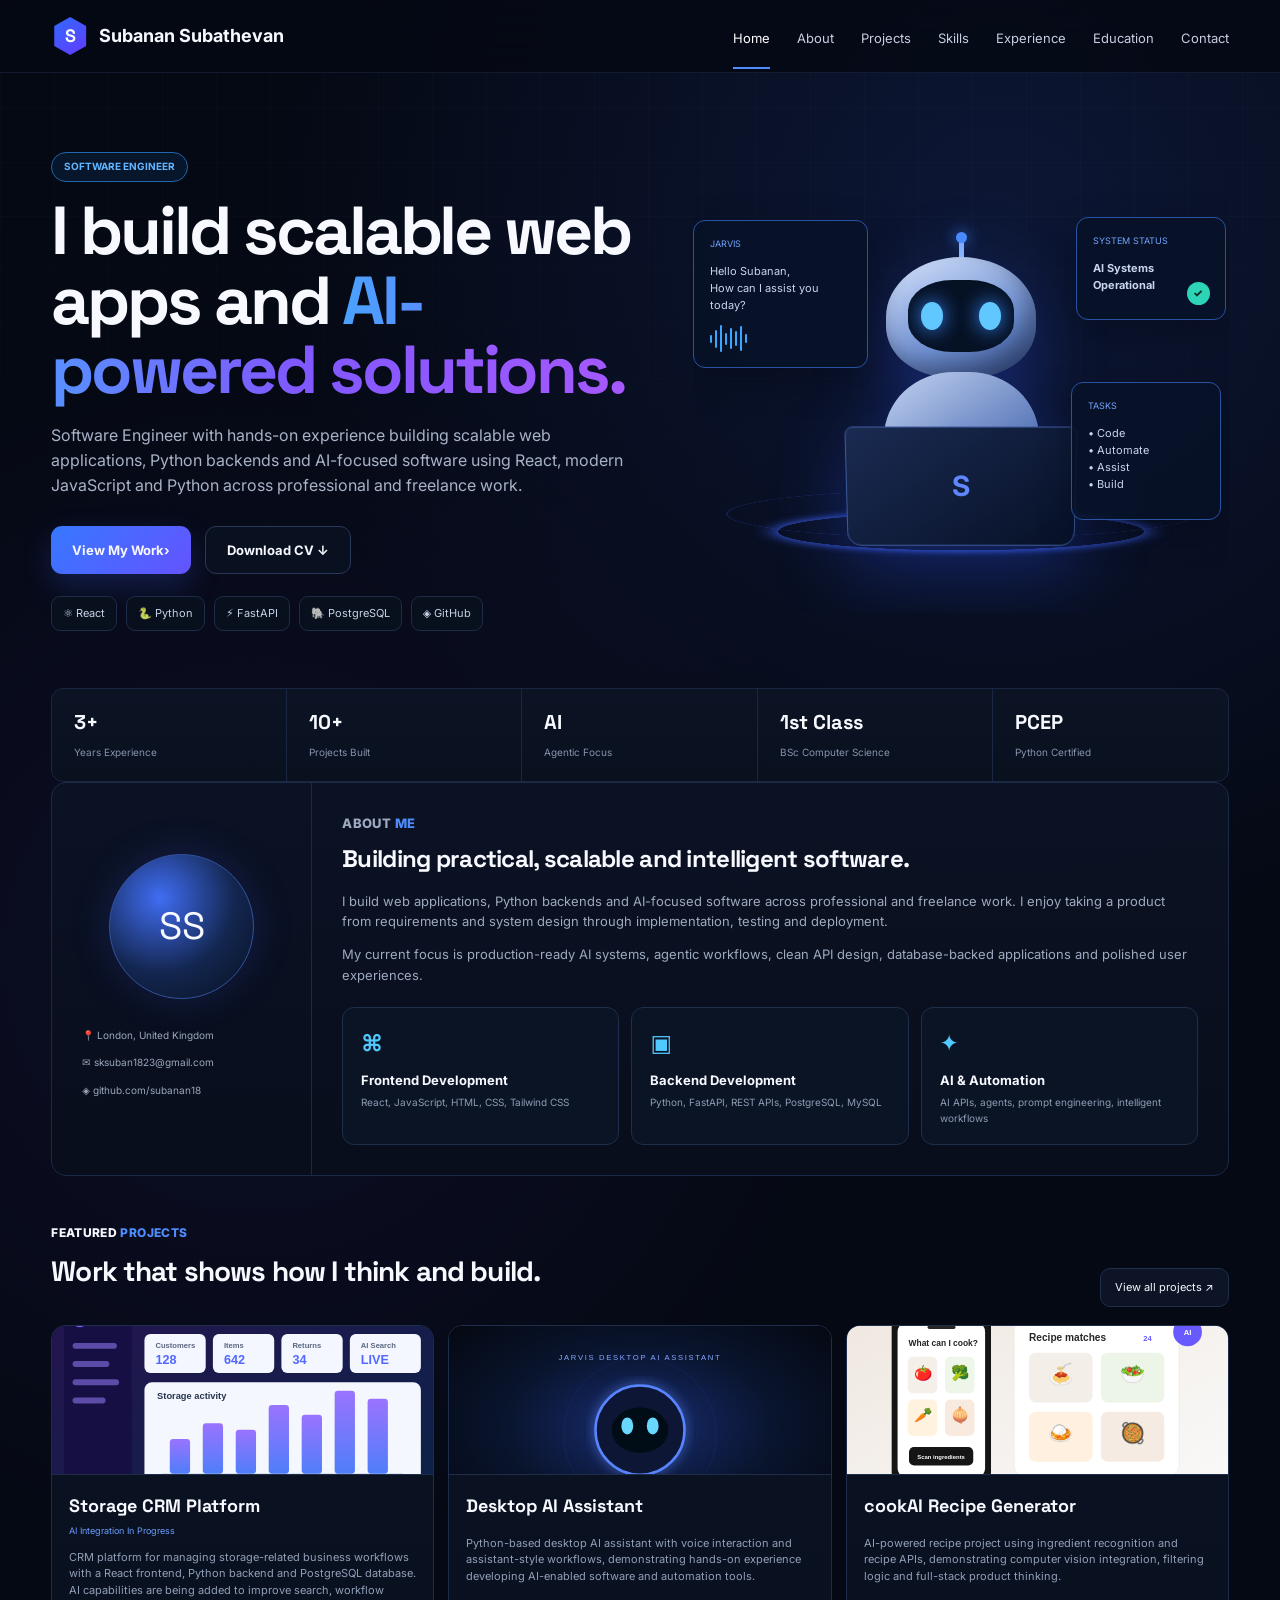
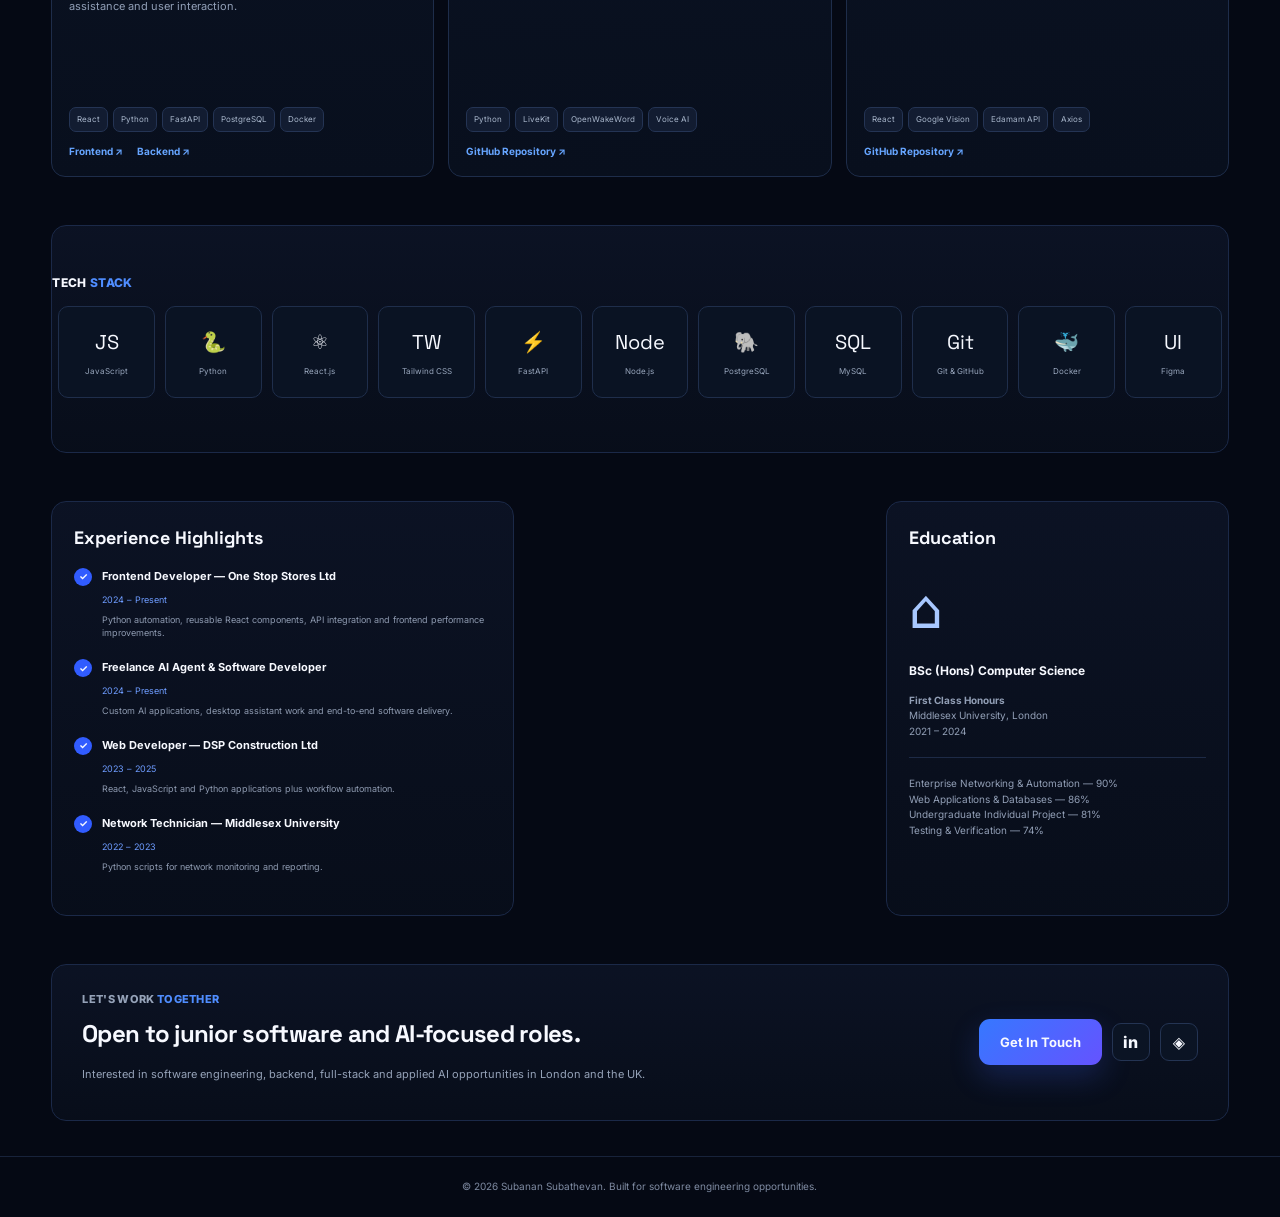
<file: index.html>
<!doctype html>
<html lang="en">
<head>
  <meta charset="utf-8">
  <meta name="viewport" content="width=device-width,initial-scale=1">
  <meta name="description" content="Subanan Subathevan — Software Engineer in London building scalable web applications, Python backends and AI-focused software.">
  <title>Subanan Subathevan | Software Engineer</title>
  <link rel="preconnect" href="https://fonts.googleapis.com">
  <link rel="preconnect" href="https://fonts.gstatic.com" crossorigin>
  <link href="https://fonts.googleapis.com/css2?family=Inter:wght@400;500;600;700;800&family=Space+Grotesk:wght@600;700&display=swap" rel="stylesheet">
  <link rel="stylesheet" href="styles.css">
</head>
<body>
<header class="site-header">
  <nav class="container nav">
    <a class="brand" href="#home"><span class="brand-mark">S</span><strong>Subanan Subathevan</strong></a>
    <button class="menu" aria-label="Toggle navigation">☰</button>
    <div class="nav-links">
      <a class="active" href="#home">Home</a><a href="#about">About</a><a href="#projects">Projects</a><a href="#skills">Skills</a><a href="#experience">Experience</a><a href="#education">Education</a><a href="#contact">Contact</a>
    </div>
  </nav>
</header>
<main>
<section id="home" class="hero container">
  <div class="hero-copy">
    <div class="role-pill">SOFTWARE ENGINEER</div>
    <h1>I build scalable web apps and <span>AI-powered solutions.</span></h1>
    <p>Software Engineer with hands-on experience building scalable web applications, Python backends and AI-focused software using React, modern JavaScript and Python across professional and freelance work.</p>
    <div class="hero-actions"><a class="btn primary" href="#projects">View My Work <b>›</b></a><a class="btn ghost" href="Subanan_Subathevan_CV.pdf" download>Download CV ↓</a></div>
    <div class="mini-stack"><span>⚛ React</span><span>🐍 Python</span><span>⚡ FastAPI</span><span>🐘 PostgreSQL</span><span>◈ GitHub</span></div>
  </div>
  <div class="hero-visual">
    <div class="status-card left"><small>JARVIS</small><p>Hello Subanan,<br>How can I assist you today?</p><div class="wave"><i></i><i></i><i></i><i></i><i></i><i></i><i></i><i></i></div></div>
    <div class="robot"><div class="antenna"></div><div class="head"><div class="face"><i></i><i></i></div></div><div class="body"><span>S</span></div><div class="laptop"><b>S</b></div></div>
    <div class="status-card right"><small>SYSTEM STATUS</small><p><b>AI Systems Operational</b></p><em>✓</em></div>
    <div class="task-card"><small>TASKS</small><p>• Code<br>• Automate<br>• Assist<br>• Build</p></div>
    <div class="ring r1"></div><div class="ring r2"></div>
  </div>
</section>
<section class="stats container">
  <div><b>3+</b><span>Years Experience</span></div><div><b>10+</b><span>Projects Built</span></div><div><b>AI</b><span>Agentic Focus</span></div><div><b>1st Class</b><span>BSc Computer Science</span></div><div><b>PCEP</b><span>Python Certified</span></div>
</section>
<section id="about" class="section container panel about-panel">
  <div class="profile-block">
    <div class="avatar-fallback">SS</div>
    <p>📍 London, United Kingdom</p><p>✉ sksuban1823@gmail.com</p><p>◈ github.com/subanan18</p>
  </div>
  <div class="about-content">
    <p class="eyebrow">ABOUT <span>ME</span></p>
    <h2>Building practical, scalable and intelligent software.</h2>
    <p>I build web applications, Python backends and AI-focused software across professional and freelance work. I enjoy taking a product from requirements and system design through implementation, testing and deployment.</p>
    <p>My current focus is production-ready AI systems, agentic workflows, clean API design, database-backed applications and polished user experiences.</p>
    <div class="about-cards"><article><b>⌘</b><h3>Frontend Development</h3><p>React, JavaScript, HTML, CSS, Tailwind CSS</p></article><article><b>▣</b><h3>Backend Development</h3><p>Python, FastAPI, REST APIs, PostgreSQL, MySQL</p></article><article><b>✦</b><h3>AI & Automation</h3><p>AI APIs, agents, prompt engineering, intelligent workflows</p></article></div>
  </div>
</section>
<section id="projects" class="section container">
  <div class="section-title"><div><p class="eyebrow">FEATURED <span>PROJECTS</span></p><h2>Work that shows how I think and build.</h2></div><a href="https://github.com/subanan18" target="_blank" rel="noopener">View all projects ↗</a></div>
  <div class="project-grid">
    <article class="project-card featured-card">
      <div class="project-art crm-art"><div class="crm-sidebar"></div><div class="crm-top"></div><div class="crm-metrics"><i></i><i></i><i></i><i></i></div><div class="crm-chart"><b></b><b></b><b></b><b></b><b></b></div></div>
      <div class="project-body"><div class="project-label">FEATURED</div><h3>Storage CRM Platform</h3><span class="status">AI Integration In Progress</span><p>CRM platform for managing storage-related business workflows with a React frontend, Python backend and PostgreSQL database. AI capabilities are being added to improve search, workflow assistance and user interaction.</p><div class="chips"><span>React</span><span>Python</span><span>FastAPI</span><span>PostgreSQL</span><span>Docker</span></div><div class="project-links"><a href="https://github.com/subanan18/depot-crm-frontend" target="_blank">Frontend ↗</a><a href="https://github.com/subanan18/storage-crm-backend" target="_blank">Backend ↗</a></div></div>
    </article>
    <article class="project-card">
      <div class="project-art jarvis-art"><div class="jarvis-core"><i></i><i></i></div><div class="soundline"></div><div class="listening">Listening...</div></div>
      <div class="project-body"><h3>Desktop AI Assistant</h3><p>Python-based desktop AI assistant with voice interaction and assistant-style workflows, demonstrating hands-on experience developing AI-enabled software and automation tools.</p><div class="chips"><span>Python</span><span>LiveKit</span><span>OpenWakeWord</span><span>Voice AI</span></div><div class="project-links"><a href="https://github.com/subanan18/jarvis-ai-assistant" target="_blank">GitHub Repository ↗</a></div></div>
    </article>
    <article class="project-card">
      <div class="project-art cook-art"><div class="phone"><div class="food-grid"><span>🍝</span><span>🥗</span><span>🍛</span><span>🥘</span></div></div><div class="recipe-pane"><b>Recipe Matches</b><p>24 personalised results</p></div></div>
      <div class="project-body"><h3>cookAI Recipe Generator</h3><p>AI-powered recipe project using ingredient recognition and recipe APIs, demonstrating computer vision integration, filtering logic and full-stack product thinking.</p><div class="chips"><span>React</span><span>Google Vision</span><span>Edamam API</span><span>Axios</span></div><div class="project-links"><a href="https://github.com/subanan18/cookai-recipe-generator" target="_blank">GitHub Repository ↗</a></div></div>
    </article>
  </div>
</section>
<section id="skills" class="section container panel">
  <p class="eyebrow">TECH <span>STACK</span></p>
  <div class="tech-grid"><div>JS<small>JavaScript</small></div><div>🐍<small>Python</small></div><div>⚛<small>React.js</small></div><div>TW<small>Tailwind CSS</small></div><div>⚡<small>FastAPI</small></div><div>Node<small>Node.js</small></div><div>🐘<small>PostgreSQL</small></div><div>SQL<small>MySQL</small></div><div>Git<small>Git & GitHub</small></div><div>🐳<small>Docker</small></div><div>UI<small>Figma</small></div></div>
</section>
<section id="experience" class="section container lower-grid">
  <div class="panel experience-panel"><h2>Experience Highlights</h2><div class="exp-item"><b>✓</b><div><h3>Frontend Developer — One Stop Stores Ltd</h3><span>2024 – Present</span><p>Python automation, reusable React components, API integration and frontend performance improvements.</p></div></div><div class="exp-item"><b>✓</b><div><h3>Freelance AI Agent & Software Developer</h3><span>2024 – Present</span><p>Custom AI applications, desktop assistant work and end-to-end software delivery.</p></div></div><div class="exp-item"><b>✓</b><div><h3>Web Developer — DSP Construction Ltd</h3><span>2023 – 2025</span><p>React, JavaScript and Python applications plus workflow automation.</p></div></div><div class="exp-item"><b>✓</b><div><h3>Network Technician — Middlesex University</h3><span>2022 – 2023</span><p>Python scripts for network monitoring and reporting.</p></div></div></div>
  <div class="panel cert-panel"><h2>Certifications</h2><div class="cert-badge">PC</div><h3>PCEP — Certified Entry-Level Python Programmer</h3><p>Python Institute</p><hr><p>Microsoft Azure Fundamentals (AZ-900)</p><p>Figma Essential Training (UI/UX Design)</p></div>
  <div id="education" class="panel edu-panel"><h2>Education</h2><div class="cap">⌂</div><h3>BSc (Hons) Computer Science</h3><p><b>First Class Honours</b><br>Middlesex University, London<br>2021 – 2024</p><hr><p>Enterprise Networking & Automation — 90%<br>Web Applications & Databases — 86%<br>Undergraduate Individual Project — 81%<br>Testing & Verification — 74%</p></div>
</section>
<section id="contact" class="contact container panel"><div><p class="eyebrow">LET'S WORK <span>TOGETHER</span></p><h2>Open to junior software and AI-focused roles.</h2><p>Interested in software engineering, backend, full-stack and applied AI opportunities in London and the UK.</p></div><div class="contact-actions"><a class="btn primary" href="mailto:sksuban1823@gmail.com">Get In Touch</a><a class="icon-btn" href="https://linkedin.com/in/subanan-subathevan-9087321bb" target="_blank">in</a><a class="icon-btn" href="https://github.com/subanan18" target="_blank">◈</a></div></section>
</main>
<footer><div class="container">© <span id="year"></span> Subanan Subathevan. Built for software engineering opportunities.</div></footer>
<script src="script.js"></script>
</body>
</html>
</file>
<file: styles.css>
:root{--bg:#050914;--panel:#0a1020;--panel2:#0c1326;--text:#f7f9ff;--muted:#93a0b8;--line:#1b2844;--blue:#4e8cff;--blue2:#6d5dfc;--purple:#9559ff;--cyan:#42d7ff}*{box-sizing:border-box}html{scroll-behavior:smooth}body{margin:0;background:radial-gradient(circle at 78% 8%,rgba(61,108,255,.14),transparent 26%),radial-gradient(circle at 20% 34%,rgba(111,73,255,.08),transparent 28%),var(--bg);color:var(--text);font-family:Inter,system-ui,sans-serif;line-height:1.55}body:before{content:"";position:fixed;inset:0;pointer-events:none;background-image:linear-gradient(rgba(255,255,255,.018) 1px,transparent 1px),linear-gradient(90deg,rgba(255,255,255,.018) 1px,transparent 1px);background-size:54px 54px;mask-image:linear-gradient(to bottom,#000,transparent 85%);z-index:-1}a{color:inherit;text-decoration:none}.container{width:min(1220px,92%);margin:auto}.site-header{position:sticky;top:0;z-index:30;background:rgba(5,9,20,.84);backdrop-filter:blur(18px);border-bottom:1px solid rgba(93,130,190,.15)}.nav{height:72px;display:flex;align-items:center;gap:28px}.brand{display:flex;align-items:center;gap:10px;margin-right:auto;font-size:18px}.brand-mark{display:grid;place-items:center;width:38px;height:38px;clip-path:polygon(50% 0,92% 24%,92% 76%,50% 100%,8% 76%,8% 24%);background:linear-gradient(145deg,#2f6cff,#6438ff);font-family:"Space Grotesk";font-weight:700}.nav-links{display:flex;gap:27px}.nav-links a{font-size:13px;color:#c7cee0;padding:25px 0 19px;border-bottom:2px solid transparent}.nav-links a:hover,.nav-links a.active{color:#fff;border-bottom-color:var(--blue)}.menu{display:none;background:none;border:0;color:#fff;font-size:24px}.hero{min-height:610px;display:grid;grid-template-columns:1.05fr .95fr;align-items:center;gap:50px;padding:62px 0 35px}.role-pill{display:inline-flex;padding:6px 12px;border:1px solid #1f66ad;border-radius:999px;color:#62b6ff;font-size:10px;font-weight:700;margin-bottom:14px;background:#07162a}.hero h1{font-family:"Space Grotesk";font-size:clamp(3rem,5.3vw,5.6rem);line-height:1.03;letter-spacing:-.045em;margin:0 0 18px;max-width:690px}.hero h1 span{background:linear-gradient(90deg,#4aa2ff,#8058ff,#a658ff);-webkit-background-clip:text;color:transparent}.hero-copy>p{max-width:690px;color:#a8b3c8;font-size:16px}.hero-actions{display:flex;gap:14px;margin-top:28px}.btn{display:inline-flex;align-items:center;justify-content:center;padding:13px 21px;border-radius:11px;font-weight:700;font-size:13px;transition:.25s}.btn.primary{background:linear-gradient(135deg,#3678ff,#6553ff);box-shadow:0 12px 30px rgba(64,101,255,.22)}.btn.primary:hover{transform:translateY(-2px)}.btn.ghost{border:1px solid #2a3859;background:#091120}.mini-stack{display:flex;flex-wrap:wrap;gap:9px;margin-top:22px}.mini-stack span{border:1px solid #1e2c48;background:#08101d;border-radius:9px;padding:8px 11px;color:#c6d1e5;font-size:11px}.hero-visual{height:440px;position:relative;display:grid;place-items:center;overflow:hidden}.robot{width:250px;height:310px;position:relative;z-index:4;filter:drop-shadow(0 24px 35px rgba(42,84,255,.3))}.head{position:absolute;width:150px;height:120px;border-radius:50% 50% 42% 42%;left:50px;top:20px;background:linear-gradient(155deg,#d8e6ff,#6f8fd0 60%,#314a87);box-shadow:inset -10px -12px 20px rgba(0,0,0,.28)}.face{position:absolute;inset:23px 22px 25px;background:#061124;border-radius:42%;display:flex;justify-content:center;gap:36px;align-items:center}.face i{width:22px;height:28px;border-radius:50%;background:#60c7ff;box-shadow:0 0 20px #3b8cff}.antenna{position:absolute;width:5px;height:35px;background:#8bb4ff;left:123px;top:0;border-radius:9px}.antenna:before{content:"";position:absolute;width:11px;height:11px;border-radius:50%;background:#4b89ff;left:-3px;top:-5px;box-shadow:0 0 15px #4284ff}.body{position:absolute;width:155px;height:145px;left:48px;top:135px;border-radius:45% 45% 32% 32%;background:linear-gradient(145deg,#c3d4f2,#5573b6 68%,#2c3e70);display:grid;place-items:center}.body span{font-family:"Space Grotesk";font-size:34px;color:#85aaff;text-shadow:0 0 20px #5b6dff}.laptop{position:absolute;width:230px;height:120px;left:10px;bottom:0;background:linear-gradient(145deg,#1a2a51,#071127);border:1px solid #3d5a99;border-radius:8px 8px 14px 14px;transform:perspective(500px) rotateX(-7deg);display:grid;place-items:center}.laptop b{font-size:28px;color:#5f88ff}.status-card,.task-card{position:absolute;z-index:5;background:rgba(7,18,39,.88);border:1px solid #2853a3;border-radius:12px;padding:14px 16px;box-shadow:0 12px 34px rgba(5,8,20,.4);font-size:11px;color:#cad6ed}.status-card small,.task-card small{font-size:9px;color:#72a6ff}.status-card.left{left:0;top:48px;width:175px}.status-card.right{right:3px;top:45px;width:150px}.status-card.right em{position:absolute;right:15px;bottom:14px;background:#2dd4b5;width:23px;height:23px;border-radius:50%;display:grid;place-items:center;color:#052921;font-style:normal;font-weight:800}.task-card{right:8px;bottom:92px;width:150px}.wave{display:flex;align-items:center;gap:3px;height:28px;margin-top:8px}.wave i{display:block;width:2px;background:#39a7ff;border-radius:2px}.wave i:nth-child(1){height:8px}.wave i:nth-child(2){height:18px}.wave i:nth-child(3){height:27px}.wave i:nth-child(4){height:12px}.wave i:nth-child(5){height:21px}.wave i:nth-child(6){height:15px}.wave i:nth-child(7){height:25px}.wave i:nth-child(8){height:9px}.ring{position:absolute;border:2px solid rgba(67,110,255,.45);border-radius:50%;transform:rotateX(72deg);bottom:18px;z-index:1}.r1{width:370px;height:125px;box-shadow:0 0 25px #4267ff}.r2{width:470px;height:160px;border-color:rgba(72,103,255,.18)}.stats{display:grid;grid-template-columns:repeat(5,1fr);border:1px solid #1a2742;background:linear-gradient(180deg,#0c1324,#09101e);border-radius:12px;margin-top:5px;overflow:hidden}.stats div{padding:18px 22px;border-right:1px solid #1a2742}.stats div:last-child{border-right:0}.stats b{display:block;font-family:"Space Grotesk";font-size:20px}.stats span{color:#8694ad;font-size:10px}.section{padding:48px 0}.panel{background:linear-gradient(180deg,rgba(12,19,37,.96),rgba(8,14,27,.96));border:1px solid #1b2948;border-radius:15px}.about-panel{display:grid;grid-template-columns:260px 1fr;padding:0;overflow:hidden}.profile-block{padding:30px;border-right:1px solid #1b2948;display:flex;flex-direction:column;justify-content:center}.avatar-fallback{width:145px;height:145px;border-radius:50%;margin:0 auto 23px;background:radial-gradient(circle at 35% 30%,#406df3,#13264f 55%,#07101f);display:grid;place-items:center;font-family:"Space Grotesk";font-size:38px;border:1px solid #3354a1;box-shadow:0 0 40px rgba(64,87,255,.18)}.profile-block p{font-size:10px;color:#9aa7bd;margin:6px 0}.about-content{padding:30px}.eyebrow{font-size:12px;font-weight:800;letter-spacing:.03em;margin:0 0 7px}.eyebrow span,.section-title span{color:#4f8dff}.about-content h2,.section-title h2,.contact h2{font-family:"Space Grotesk";margin:0 0 14px;letter-spacing:-.03em}.about-content>p{color:#9da9bf;max-width:850px;font-size:13px}.about-cards{display:grid;grid-template-columns:repeat(3,1fr);gap:12px;margin-top:22px}.about-cards article{border:1px solid #1f2e4c;background:#0b1425;border-radius:12px;padding:18px}.about-cards article b{font-size:23px;color:#50c9ff}.about-cards h3{font-size:13px;margin:9px 0 5px}.about-cards p{font-size:10px;color:#8d9bb2;margin:0}.section-title{display:flex;justify-content:space-between;align-items:end;margin-bottom:18px}.section-title h2{font-size:28px}.section-title>a{font-size:11px;background:#0c1426;border:1px solid #1f2e4b;padding:10px 14px;border-radius:10px}.project-grid{display:grid;grid-template-columns:repeat(3,1fr);gap:14px}.project-card{border:1px solid #1e2d4a;background:linear-gradient(180deg,#0b1324,#080f1d);border-radius:14px;overflow:hidden;display:flex;flex-direction:column}.project-art{height:230px;position:relative;overflow:hidden;border-bottom:1px solid #1e2d4a;background:#081020}.project-body{padding:17px;display:flex;flex-direction:column;height:100%}.project-label{position:absolute;margin-top:-211px;background:linear-gradient(90deg,#7738ef,#4e6eff);padding:4px 8px;border-radius:6px;font-size:8px;font-weight:800}.project-body h3{font-family:"Space Grotesk";font-size:18px;margin:0 0 4px}.project-body .status{color:#6a9eff;font-size:9px}.project-body p{color:#919fb7;font-size:11px;line-height:1.5}.chips{display:flex;flex-wrap:wrap;gap:5px;margin-top:auto}.chips span{font-size:8px;padding:5px 7px;border-radius:7px;background:#121c31;border:1px solid #243454;color:#a9b7cc}.project-links{display:flex;gap:14px;margin-top:12px}.project-links a{color:#66a5ff;font-size:10px;font-weight:700}.crm-art{background:linear-gradient(135deg,#151038,#0c1d42)}.crm-sidebar{position:absolute;left:14px;top:14px;bottom:14px;width:55px;background:#181048;border-radius:8px}.crm-top{position:absolute;left:82px;right:14px;top:14px;height:25px;border-radius:6px;background:#e8edf7}.crm-metrics{position:absolute;left:82px;right:14px;top:50px;display:grid;grid-template-columns:repeat(4,1fr);gap:7px}.crm-metrics i{height:48px;background:#eef4ff;border-radius:5px}.crm-chart{position:absolute;left:82px;right:14px;bottom:18px;height:105px;background:#eef3fc;border-radius:7px;display:flex;align-items:end;padding:18px;gap:10px}.crm-chart b{flex:1;background:linear-gradient(#9175ff,#4f7ef9);border-radius:3px 3px 0 0}.crm-chart b:nth-child(1){height:32%}.crm-chart b:nth-child(2){height:55%}.crm-chart b:nth-child(3){height:46%}.crm-chart b:nth-child(4){height:72%}.crm-chart b:nth-child(5){height:63%}.jarvis-art{background:radial-gradient(circle at center,rgba(68,91,255,.18),transparent 42%),#060b18;display:grid;place-items:center}.jarvis-core{width:112px;height:112px;border-radius:50%;border:2px solid #457cff;box-shadow:0 0 40px #294cff,inset 0 0 30px #1b2d67;display:flex;align-items:center;justify-content:center;gap:16px}.jarvis-core i{width:15px;height:20px;border-radius:50%;background:#64ccff;box-shadow:0 0 18px #4e9cff}.soundline{position:absolute;bottom:45px;width:68%;height:2px;background:linear-gradient(90deg,transparent,#3fa6ff,transparent);box-shadow:0 0 15px #3b8cff}.listening{position:absolute;bottom:18px;font-size:10px;color:#7ba8ff}.cook-art{background:linear-gradient(135deg,#f6eadf,#f3f3f3);display:flex;align-items:center;justify-content:center;gap:15px}.phone{width:115px;height:190px;border-radius:20px;background:#111;border:5px solid #0c0c0c;transform:rotate(-7deg);padding:12px}.food-grid{display:grid;grid-template-columns:1fr 1fr;gap:7px}.food-grid span{height:68px;background:#fff;border-radius:8px;display:grid;place-items:center;font-size:27px}.recipe-pane{width:145px;background:white;border-radius:10px;padding:18px;color:#222;box-shadow:0 12px 28px rgba(0,0,0,.12)}.recipe-pane b{font-size:13px}.recipe-pane p{font-size:10px;color:#666;margin-bottom:0}.tech-grid{display:grid;grid-template-columns:repeat(11,1fr);gap:10px;padding:6px}.tech-grid div{height:92px;border-radius:10px;border:1px solid #1f2e4b;background:#0a1323;display:flex;flex-direction:column;align-items:center;justify-content:center;font-family:"Space Grotesk";font-size:20px}.tech-grid small{font-family:Inter;font-size:8px;color:#98a6bc;margin-top:7px}.lower-grid{display:grid;grid-template-columns:1.35fr 1fr 1fr;gap:14px}.lower-grid .panel{padding:22px}.lower-grid h2{font-family:"Space Grotesk";font-size:18px;margin-top:0}.exp-item{display:flex;gap:10px;margin:16px 0}.exp-item>b{width:18px;height:18px;min-width:18px;border-radius:50%;display:grid;place-items:center;background:#315cff;font-size:10px}.exp-item h3{font-size:11px;margin:0}.exp-item span{color:#6e9cff;font-size:9px}.exp-item p{font-size:9px;color:#8e9ab0;margin:3px 0}.cert-panel,.edu-panel{text-align:left}.cert-badge{width:74px;height:84px;clip-path:polygon(50% 0,92% 20%,92% 74%,50% 100%,8% 74%,8% 20%);background:linear-gradient(#48a3ff,#3149a9);display:grid;place-items:center;font-family:"Space Grotesk";font-size:24px;margin:18px 0}.cert-panel h3,.edu-panel h3{font-size:12px}.cert-panel p,.edu-panel p{font-size:10px;color:#929fb6}.lower-grid hr{border:0;border-top:1px solid #1d2a46;margin:18px 0}.cap{font-size:54px;color:#a8c8ff}.contact{margin-bottom:35px;padding:26px 30px;display:flex;align-items:center;justify-content:space-between;gap:25px}.contact h2{font-size:24px}.contact p{font-size:11px;color:#95a2b8}.contact-actions{display:flex;align-items:center;gap:10px}.icon-btn{width:38px;height:38px;border:1px solid #243453;border-radius:9px;display:grid;place-items:center;font-weight:800;background:#0b1424}footer{border-top:1px solid #18233b;color:#7f8ba2;text-align:center;padding:22px;font-size:10px}@media(max-width:1050px){.nav-links{display:none}.menu{display:block}.nav-links.open{display:flex;position:absolute;left:0;right:0;top:72px;background:#08101f;border-bottom:1px solid #1b2844;padding:20px 5%;flex-direction:column;gap:0}.nav-links.open a{padding:12px 0}.hero{grid-template-columns:1fr}.hero-visual{height:400px}.about-panel{grid-template-columns:1fr}.profile-block{border-right:0;border-bottom:1px solid #1b2948}.project-grid{grid-template-columns:1fr 1fr}.tech-grid{grid-template-columns:repeat(6,1fr)}.lower-grid{grid-template-columns:1fr 1fr}.experience-panel{grid-column:1/-1}.stats{grid-template-columns:repeat(3,1fr)}}@media(max-width:700px){.hero{padding-top:40px}.hero h1{font-size:3.25rem}.hero-visual{transform:scale(.87);margin-left:-25px;margin-right:-25px}.status-card.left{left:12px}.status-card.right,.task-card{right:12px}.stats{grid-template-columns:1fr 1fr}.stats div{border-bottom:1px solid #1a2742}.about-cards,.project-grid,.lower-grid{grid-template-columns:1fr}.tech-grid{grid-template-columns:repeat(3,1fr)}.section-title,.contact{align-items:flex-start;flex-direction:column}.project-art{height:210px}}
</file>
